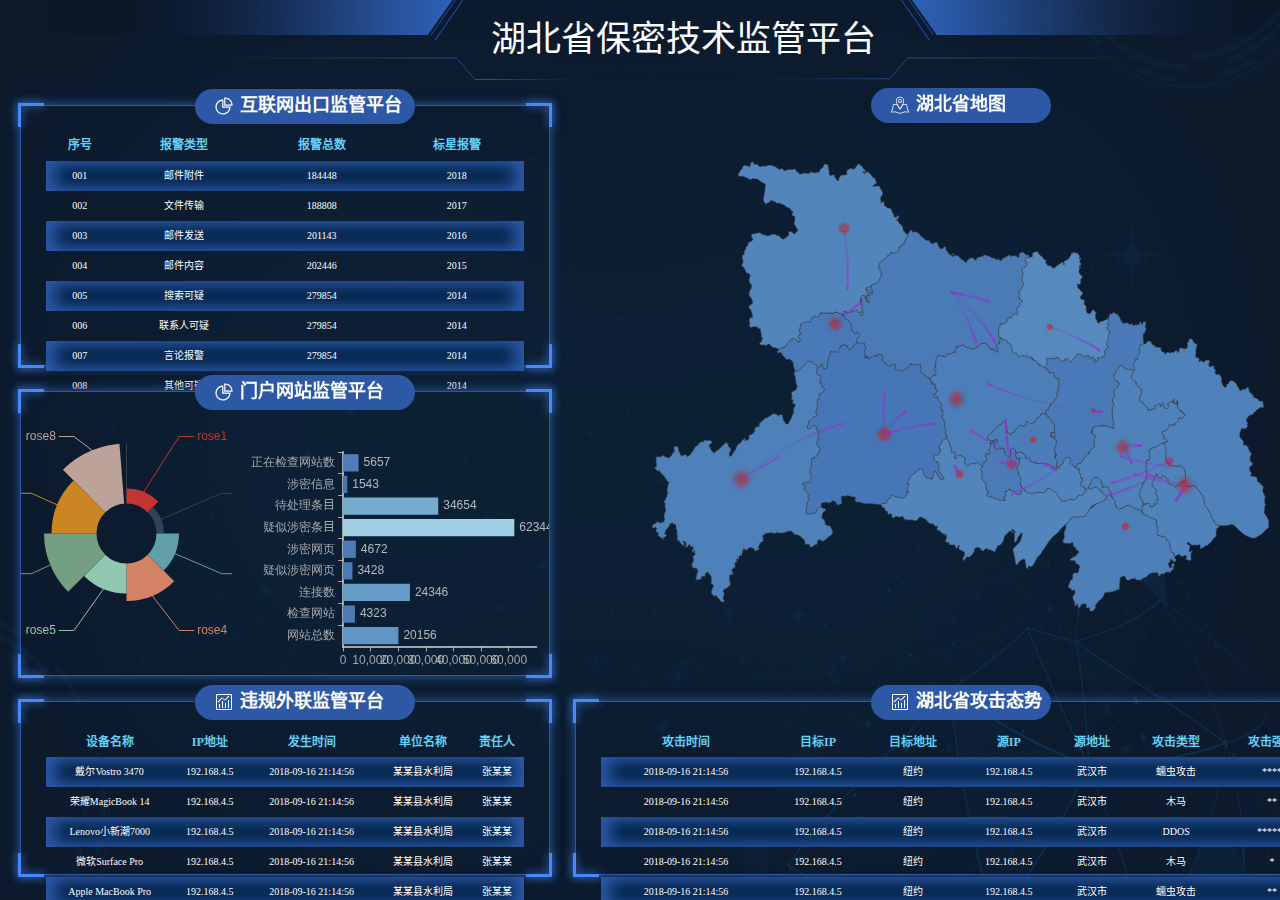
<file: src/main/webapp/WEB-INF/pages/index.html>
<!DOCTYPE html>
<html lang="zh-CN">
<head>
    <meta charset="utf-8">
    <!-- <meta http-equiv="X-UA-Compatible" content="IE=edge">
     <meta name="viewport" content="width=device-width, initial-scale=1">-->
    <title>湖北省保密技术监管平台</title>
    <link href="../../css/bootstrap.min.css" rel="stylesheet">
    <link rel="stylesheet" href="../../css/base.css">
    <link rel="stylesheet" href="../../css/index.css">
    <style>
        .t_title {
            width: 100%;
            height: 100%;
            text-align: center;
            font-size: 2.5em;
            line-height: 80px;
            color: #fff;
        }

        #chart_map {
            cursor: pointer;
        }

        .t_show {
            position: absolute;
            top: 0;
            right: 0;
            border-radius: 2px;
            background: #2C58A6;
            padding: 2px 5px;
            color: #fff;
            cursor: pointer;
        }
    </style>
</head>
<body>

<!--header-->
<div class="header">
    <div class="bg_header">
        <div class="header_nav fl t_title">
            湖北省保密技术监管平台
        </div>
    </div>
</div>

<!--main-->
<div id="backGround" class="data_content">
    <div class="data_main">
        <div class="main_left fl">
            <div class="left_1 t_btn6" style="cursor: pointer;height: calc(36% - 25px);">
                <!--左上边框-->
                <div class="t_line_box">
                    <i class="t_l_line"></i>
                    <i class="l_t_line"></i>
                </div>
                <!--右上边框-->
                <div class="t_line_box">
                    <i class="t_r_line"></i>
                    <i class="r_t_line"></i>
                </div>
                <!--左下边框-->
                <div class="t_line_box">
                    <i class="l_b_line"></i>
                    <i class="b_l_line"></i>
                </div>
                <!--右下边框-->
                <div class="t_line_box">
                    <i class="r_b_line"></i>
                    <i class="b_r_line"></i>
                </div>
                <div class="main_title">
                    <img src="../../img/t_1.png" alt="">
                    互联网出口监管平台
                </div>
                <div class="main_table" style="width: 100%;height: 100%;padding-top: 25px;
                padding-bottom: 25px;padding-left: 25px;padding-right: 25px">
                    <table>
                        <thead>
                        <tr>
                            <th>序号</th>
                            <th>报警类型</th>
                            <th>报警总数</th>
                            <th>标星报警</th>
                        </tr>
                        </thead>
                        <tbody>
                        <tr>
                            <td>001</td>
                            <td>邮件附件</td>
                            <td>184448</td>
                            <td>2018</td>
                        </tr>
                        <tr>
                            <td>002</td>
                            <td>文件传输</td>
                            <td>188808</td>
                            <td>2017</td>
                        </tr>
                        <tr>
                            <td>003</td>
                            <td>邮件发送</td>
                            <td>201143</td>
                            <td>2016</td>
                        </tr>
                        <tr>
                            <td>004</td>
                            <td>邮件内容</td>
                            <td>202446</td>
                            <td>2015</td>
                        </tr>
                        <tr>
                            <td>005</td>
                            <td>搜索可疑</td>
                            <td>279854</td>
                            <td>2014</td>
                        </tr>
                        <tr>
                            <td>006</td>
                            <td>联系人可疑</td>
                            <td>279854</td>
                            <td>2014</td>
                        </tr>
                        <tr>
                            <td>007</td>
                            <td>言论报警</td>
                            <td>279854</td>
                            <td>2014</td>
                        </tr>
                        <tr>
                            <td>008</td>
                            <td>其他可疑</td>
                            <td>279854</td>
                            <td>2014</td>
                        </tr>
                        </tbody>
                    </table>
                </div>
            </div>
            <div id="chart_container" class="left_1 t_btn6" style="cursor: pointer;height: calc(39% - 25px);">
                <!--左上边框-->
                <div class="t_line_box">
                    <i class="t_l_line"></i>
                    <i class="l_t_line"></i>
                </div>
                <!--右上边框-->
                <div class="t_line_box">
                    <i class="t_r_line"></i>
                    <i class="r_t_line"></i>
                </div>
                <!--左下边框-->
                <div class="t_line_box">
                    <i class="l_b_line"></i>
                    <i class="b_l_line"></i>
                </div>
                <!--右下边框-->
                <div class="t_line_box">
                    <i class="r_b_line"></i>
                    <i class="b_r_line"></i>
                </div>
                <div class="main_title">
                    <img src="../../img/t_1.png" alt="">
                    门户网站监管平台
                </div>
                <div id="chart1" style="width:40%;height: 100%;float: left;"></div>
                <div id="chart2" style="width:60%;height: 100%;float: left;"></div>
            </div>
            <div class="left_1 t_btn6" style="cursor: pointer;height: calc(25% - 25px);">
                <!--左上边框-->
                <div class="t_line_box">
                    <i class="t_l_line"></i>
                    <i class="l_t_line"></i>
                </div>
                <!--右上边框-->
                <div class="t_line_box">
                    <i class="t_r_line"></i>
                    <i class="r_t_line"></i>
                </div>
                <!--左下边框-->
                <div class="t_line_box">
                    <i class="l_b_line"></i>
                    <i class="b_l_line"></i>
                </div>
                <!--右下边框-->
                <div class="t_line_box">
                    <i class="r_b_line"></i>
                    <i class="b_r_line"></i>
                </div>
                <div class="main_title">
                    <img src="../../img/t_7.png" alt="">
                    违规外联监管平台
                </div>
                <div class="main_table" style="width: 100%;height: 100%;padding-top: 25px;
                padding-bottom: 25px;padding-left: 25px;padding-right: 25px">
                    <table>
                        <thead>
                        <tr>
                            <th>设备名称</th>
                            <th>IP地址</th>
                            <th>发生时间</th>
                            <th>单位名称</th>
                            <th>责任人</th>
                        </tr>
                        </thead>
                        <tbody>
                        <tr>
                            <td>戴尔Vostro 3470</td>
                            <td>192.168.4.5</td>
                            <td>2018-09-16 21:14:56</td>
                            <td>某某县水利局</td>
                            <td>张某某</td>
                        </tr>
                        <tr>
                            <td>荣耀MagicBook 14</td>
                            <td>192.168.4.5</td>
                            <td>2018-09-16 21:14:56</td>
                            <td>某某县水利局</td>
                            <td>张某某</td>
                        </tr>
                        <tr>
                            <td>Lenovo小新潮7000</td>
                            <td>192.168.4.5</td>
                            <td>2018-09-16 21:14:56</td>
                            <td>某某县水利局</td>
                            <td>张某某</td>
                        </tr>
                        <tr>
                            <td>微软Surface Pro</td>
                            <td>192.168.4.5</td>
                            <td>2018-09-16 21:14:56</td>
                            <td>某某县水利局</td>
                            <td>张某某</td>
                        </tr>
                        <tr>
                            <td>Apple MacBook Pro</td>
                            <td>192.168.4.5</td>
                            <td>2018-09-16 21:14:56</td>
                            <td>某某县水利局</td>
                            <td>张某某</td>
                        </tr>
                        </tbody>
                    </table>
                </div>
            </div>
        </div>
        <div class="main_center fl">
            <div class="center_text" style="height:calc(75% - 25px);">
                <div class="main_title">
                    <img src="../../img/t_2.png" alt="">
                    湖北省地图
                </div>
                <div id="map" style="width:100%;height:100%;"></div>
            </div>
            <div class="center_text" style="cursor: pointer;height:calc(25% - 25px);box-sizing: border-box;
                border: 1px solid #2C58A6;position: relative;box-shadow: 0 0 10px #2C58A6;">
                <!--左上边框-->
                <div class="t_line_box">
                    <i class="t_l_line"></i>
                    <i class="l_t_line"></i>
                </div>
                <!--右上边框-->
                <div class="t_line_box">
                    <i class="t_r_line"></i>
                    <i class="r_t_line"></i>
                </div>
                <!--左下边框-->
                <div class="t_line_box">
                    <i class="l_b_line"></i>
                    <i class="b_l_line"></i>
                </div>
                <!--右下边框-->
                <div class="t_line_box">
                    <i class="r_b_line"></i>
                    <i class="b_r_line"></i>
                </div>
                <div class="main_title">
                    <img src="../../img/t_7.png" alt="">
                    湖北省攻击态势
                </div>
                <div class="main_table" style="width: 100%;height: 100%;padding-top: 25px;
                padding-bottom: 25px;padding-left: 25px;padding-right: 25px">
                    <table>
                        <thead>
                        <tr>
                            <th>攻击时间</th>
                            <th>目标IP</th>
                            <th>目标地址</th>
                            <th>源IP</th>
                            <th>源地址</th>
                            <th>攻击类型</th>
                            <th>攻击强度</th>
                        </tr>
                        </thead>
                        <tbody>
                        <tr>
                            <td>2018-09-16 21:14:56</td>
                            <td>192.168.4.5</td>
                            <td>纽约</td>
                            <td>192.168.4.5</td>
                            <td>武汉市</td>
                            <td>蠕虫攻击</td>
                            <td>****</td>
                        </tr>
                        <tr>
                            <td>2018-09-16 21:14:56</td>
                            <td>192.168.4.5</td>
                            <td>纽约</td>
                            <td>192.168.4.5</td>
                            <td>武汉市</td>
                            <td>木马</td>
                            <td>**</td>
                        </tr>
                        <tr>
                            <td>2018-09-16 21:14:56</td>
                            <td>192.168.4.5</td>
                            <td>纽约</td>
                            <td>192.168.4.5</td>
                            <td>武汉市</td>
                            <td>DDOS</td>
                            <td>******</td>
                        </tr>
                        <tr>
                            <td>2018-09-16 21:14:56</td>
                            <td>192.168.4.5</td>
                            <td>纽约</td>
                            <td>192.168.4.5</td>
                            <td>武汉市</td>
                            <td>木马</td>
                            <td>*</td>
                        </tr>
                        <tr>
                            <td>2018-09-16 21:14:56</td>
                            <td>192.168.4.5</td>
                            <td>纽约</td>
                            <td>192.168.4.5</td>
                            <td>武汉市</td>
                            <td>蠕虫攻击</td>
                            <td>**</td>
                        </tr>
                        </tbody>
                    </table>
                </div>
            </div>
        </div>
    </div>
</div>

</body>
<script src="../../js/jquery-2.2.1.min.js"></script>
<script src="../../js/echarts.min.js"></script>
<script src="../../js/china.js"></script>
<script src="../../js/chinaprovince.js"></script>
<script src="../../js/base.js"></script>
<script src="../../js/bootstrap.min.js"></script>
</html>
</file>
<file: src/main/webapp/css/base.css>
*{
    margin: 0;
    padding: 0;
    font-family: PingFangSC-Light, 微软雅黑;
}
body,html{
    width: 100%;
    height: auto;
    color:#333;
    /* overflow: hidden;*/
    background: url('../img/true.png') no-repeat;
    background-size: 100% 100%;
}
/*各浏览器显示不同，去掉蓝色边框*/
fieldset, img, input, button {
    border: none;
    padding: 0;
    margin: 0;
    outline-style: none;
}
img {
    border: 0;
    vertical-align: middle;
}
ul, li {
    list-style: none;
}
a {
    text-decoration: none;
    cursor: pointer;
}
/*清除浮动*/
.clear-both:before, .clear-both:after {
    display: table;
    content: "";
    -webkit-box-sizing: border-box;
    -moz-box-sizing: border-box;
    box-sizing: border-box;
    clear: both;
}
.clearfix {
    *zoom: 1; /*IE/7/6*/
}
.fl{
    float: left;
}
.fr{
    float: right;
}

/*header开始*/
.header{
    width: 100%;
    height: 80px;
    padding:0 20px;
    min-width: 1366px;
}
.bg_header{
    width: 100%;
    height: 80px;
    background: url(../img/title.png) no-repeat;
    background-size: 100% 100%;
}
.header>.header_logo{
    padding:18px 10px 10px 0px;
}
.header>.header_logo>a{
    display: block;
}
.header>.header_logo>a>img{
    width:260px;
}

.header>.header_nav{
    margin-left: 20px;
}
.header>.header_nav>ul>li{
    float: left;
    margin-right: 6px;
    position: relative;
}
.header>.header_nav>ul>li>a{
    display: block;
    height: 80px;
    padding:0 10px 0 30px;
    line-height: 80px;
    color:#fff;
}
.header>.header_nav>ul>li>a:hover{
    border-bottom: 4px solid #4b8df8;
}
.header>.header_nav>ul>li>img{
    float: left;
    position: absolute;
    top: 33px;
    left:10px;
}
.header>.header_nav>ul>li>a.nav_current{
    border-bottom: 4px solid #4b8df8;
}

.header>.header_myself{
    width: 90px;
    text-align: center;
}
.header>.header_myself>p{
    color:#fff;
    font-size: 13px;
    margin-top: 15px;
}
.header>.header_myself>a{
    color:#fff;
    font-size: 13px;
}

/*content 开始*/

.content{
    margin: 20px;
    width: calc(100% - 40px);
    min-width: 1366px;
}
.content>.content_title{
    width: 100%;
    height: 35px;
    line-height: 35px;
    background-color: #4b8df8;
    box-sizing: border-box;
    margin-bottom: 20px;
}
.content>.content_title>p{
    color:#fff;
    font-size: 16px;
    font-weight: 600;
}
.content>.content_title>img{
    margin: 10px 10px 0px 10px;
}
.content>.content_main{
    min-width: 1366px;
}
.content>.content_main>.content_search>div{
    margin-right: 25px;
}
.content>.content_main>.content_search>div>label{
    width: 80px;
    text-align: right;
}
.content>.content_main>.content_search>div>select,
.content>.content_main>.content_search>div>input
{
    width: 200px;
}
.content>.content_main>.content_table{
    margin-top: 30px;
}
.content>.content_main>.content_table>table{
    margin-top: 15px;
}
.content>.content_main>.content_table>table th:nth-child(1),
.content>.content_main>.content_table>table td:nth-child(1){
    width: 50px;
    text-align: center;
}

.content>.content_main>.content_page>span {
    font-size: 12.8px;
    margin-top: 7px;
}
.content>.content_main>.content_page>select{
    width: 70px;
    margin-right: 10px;
}
/*content 结束*/
</file>
<file: src/main/webapp/css/index.css>
.data_content {
    overflow-x: hidden;
    overflow-y: hidden;
    min-width: 1366px;
    height: 100px;
    padding-top: 0px;
    padding-bottom: 0px;
}

.data_content .data_time {
    width: 340px;
    height: 35px;
    background-color: #2C58A6;
    line-height: 35px;
    color: #fff;
    font-size: 12.8px;
    position: relative;
    margin-bottom: 25px;
    margin-left: 20px;
    text-align: center;
}

.data_content .data_time img {
    position: absolute;
    top: 8px;
    left: 15px;
}

.data_content .data_info {
    width: calc(100% - 40px);
    margin-bottom: 40px;
    height: 110px;
    margin-left: 20px;
}

.data_content .data_info .info_1 {
    width: 40%;
    height: 110px;
}

.data_content .data_info .info_1 > .text_1 {
    width: calc(100% - 25px);
    background-color: #034c6a;
    height: 110px;
}

.data_content .data_info .info_2 {
    width: 31%;
    height: 110px;
}

.data_content .data_info .info_2 > .text_2 {
    width: calc(100% - 25px);
    background-color: #034c6a;
    height: 110px;
}

.data_content .data_info .info_3 {
    width: 29%;
    height: 110px;
}

.data_content .data_info .info_3 > .text_3 {
    width: 100%;
    background-color: #034c6a;
    height: 110px;

}

.data_content .data_info > div.info_1 > .text_1 > div {
    width: 33.333%;
    position: relative;
}

.data_content .data_info > div.info_2 > div > div,
.data_content .data_info > div.info_3 > div > div {
    width: 50%;
    position: relative;
}

.data_content .data_info img {
    position: absolute;
    top: 35px;
    left: 15px;
}

.data_content .data_info > div > div > div > div {
    margin-left: 65px;
    margin-top: 23px;
}

.data_content .data_info > div.info_2 > div > div > div {
    margin-left: 70px;
    margin-top: 23px;
}

.data_content .data_info p:nth-child(1) {
    color: #fff;
    font-size: 12.8px;
}

.data_content .data_info p:nth-child(2) {
    font-weight: 600;
    font-size: 28px;
    color: #ffff43;
}

.data_content .data_info > div.info_2 p:nth-child(2) {
    font-weight: 600;
    font-size: 28px;
    color: #25f3e6;
}

.data_content .data_info > div.info_3 p:nth-child(2) {
    font-weight: 600;
    font-size: 28px;
    color: #ff4e4e;
}

.data_content .data_main {
    width: calc(100% - 40px);
    /*margin-bottom: 20px;*/
    height: 100%;
    margin-left: 20px;
}

.data_content .data_main .main_left {
    width: 40%;
    height: 100%;
    padding-bottom: 25px;
}

.data_content .data_main .main_left > div {
    width: 100%;
    /*height: 280px;*/
    box-sizing: border-box;
    border: 1px solid #2C58A6;
    position: relative;
    box-shadow: 0 0 10px #2C58A6;
}

.data_content .data_main .main_left div.left_1 {
    /*margin-bottom: 30px;*/
    margin-top: 25px;
    /*padding-top: 25px;*/
}

.data_content .data_main .main_left div.left_2 {
    /*background: url("../img/chart_2.png") no-repeat center;*/
}

.data_content .data_main .main_left div .main_title {
    width: 220px;
    height: 35px;
    line-height: 33px;
    background-color: #2C58A6;
    border-radius: 18px;
    position: absolute;
    top: -17px;
    left: 50%;
    margin-left: -90px;
    color: #fff;
    font-size: 18px;
    font-weight: 600;
    box-sizing: border-box;
    padding-left: 45px;
    z-index: 1000;
}

.data_content .data_main .main_left div .main_title img {
    position: absolute;
    top: 8px;
    left: 20px;
}

.data_content .data_main .main_center {
    width: 60%;
    height: 100%;
    padding-bottom: 25px;
    /*height: 500px;*/

}

.data_content .data_main .main_center .center_text {
    width: calc(100% - 25px);
    /*height: 100%;*/
    margin-left: 25px;
    margin-top: 25px;
    /*margin-right: 25px;*/
    box-sizing: border-box;
    /*border: 1px solid #2C58A6;*/
    /*box-shadow: 0px 0px 6px #2C58A6;*/
    position: relative;
}

.l_t_line {
    width: 3px;
    height: 24px;
    left: -3px;
    top: -3px;
}

.t_l_line {
    height: 3px;
    width: 26px;
    left: -3px;
    top: -3px;
}

.t_line_box {
    position: absolute;
    width: 100%;
    height: 100%;
}

.t_line_box i {
    background-color: #4788fb;
    box-shadow: 0px 0px 10px #4788fb;
    position: absolute;
}

.t_r_line {
    height: 3px;
    width: 26px;
    right: -3px;
    top: -3px;
}

.r_t_line {
    width: 3px;
    height: 24px;
    right: -3px;
    top: -3px;
}

.l_b_line {
    width: 3px;
    height: 24px;
    left: -3px;
    bottom: -3px;
}

.b_l_line {
    height: 3px;
    width: 26px;
    left: -3px;
    bottom: -3px;
}

.r_b_line {
    width: 3px;
    height: 24px;
    right: -3px;
    bottom: -3px;
}

.b_r_line {
    height: 3px;
    width: 26px;
    right: -3px;
    bottom: -3px;
}

.data_content .data_main .main_center .main_title {
    width: 180px;
    height: 35px;
    line-height: 33px;
    background-color: #2C58A6;
    border-radius: 18px;
    position: absolute;
    top: -17px;
    left: 50%;
    margin-left: -90px;
    color: #fff;
    font-size: 18px;
    font-weight: 600;
    box-sizing: border-box;
    padding-left: 45px;
    z-index: 1000;
}

.data_content .data_main .main_center .main_title img {
    position: absolute;
    top: 8px;
    left: 20px;
}

.data_content .data_main .main_right {
    width: 34%;
}

.data_content .data_main .main_right > div {
    width: 100%;
    height: 280px;
    box-sizing: border-box;
    border: 1px solid #2C58A6;
    position: relative;
    box-shadow: 0 0 10px #2C58A6;
}

.data_content .data_main .main_right div.right_1 .choice {
    position: absolute;
    top: 25px;
    right: 30px;
    z-index: 1000;
}

.data_content .data_main .main_right div.right_1 .choice label {
    color: #fff;
}

.data_content .data_main .main_right div.right_2 {
    /*background: url("../img/chart_4.png") no-repeat center;*/
}

.data_content .data_main .main_right div.right_2 .chart_text {
    width: 18%;
    color: #fff;
    text-align: center;
    margin-top: 12px;
}

.data_content .data_main .main_right div.right_2 .chart_text p {
    margin-top: 21px;
}

.data_content .data_main .main_right div.right_2 .chart_text p img {
    margin-right: 5px;
    margin-top: -4px;
}

.data_content .data_main .main_right div.right_2 .chart_text p:nth-child(1) {
    font-size: 14px;
    font-weight: 600;
}

.data_content .data_main .main_right div.right_2 .text_sum {
    text-align: center;
    color: #ffff43;
    font-weight: 600;
}

.data_content .data_main .main_right div.right_2 .text_sum div:nth-child(2) {
    font-size: 18px;
    font-weight: 600;
}

.data_content .data_main .main_right div:nth-child(1) {
    margin-bottom: 50px;
}

.data_content .data_main .main_right div .main_title {
    width: 180px;
    height: 35px;
    line-height: 33px;
    background-color: #2C58A6;
    border-radius: 18px;
    position: absolute;
    top: -17px;
    left: 50%;
    margin-left: -90px;
    color: #fff;
    font-size: 18px;
    font-weight: 600;
    box-sizing: border-box;
    padding-left: 45px;
}

.data_content .data_main .main_right div .main_title img {
    position: absolute;
    top: 8px;
    left: 20px;
}

.data_content .data_bottom {
    width: calc(100% - 40px);
    height: 280px;
    margin-left: 20px;
}

.data_content .data_bottom div {

}

.data_content .data_bottom .bottom_1 {
    width: 24%;
    height: 280px;
    position: relative;
    box-sizing: border-box;
    border: 1px solid #2C58A6;
    box-shadow: 0 0 10px #2C58A6;
}

.data_content .data_bottom .bottom_center {
    width: 52%;
    height: 280px;
}

.data_content .data_bottom .bottom_2 {
    width: calc(50% - 35px);
    height: 280px;
    position: relative;
    box-sizing: border-box;
    border: 1px solid #2C58A6;
    margin-left: 25px;
    box-shadow: 0 0 10px #2C58A6;
}

.data_content .data_bottom .bottom_3 {
    width: calc(50% - 40px);
    height: 280px;
    position: relative;
    box-sizing: border-box;
    border: 1px solid #2C58A6;
    margin-left: 25px;
    box-shadow: 0 0 10px #2C58A6;
}

.data_content .data_bottom .bottom_4 {
    width: 24%;
    height: 280px;
    position: relative;
    box-sizing: border-box;
    border: 1px solid #2C58A6;
    box-shadow: 0 0 10px #2C58A6;
}

.data_content .data_bottom div .main_title {
    width: 220px;
    height: 35px;
    line-height: 33px;
    background-color: #2C58A6;
    border-radius: 18px;
    position: absolute;
    top: -17px;
    left: 50%;
    margin-left: -110px;
    color: #fff;
    font-size: 18px;
    font-weight: 600;
    box-sizing: border-box;
    padding-left: 45px;
}

.data_content .data_bottom div .main_title img {
    position: absolute;
    top: 8px;
    left: 20px;
}

.main_table tr {
    height: 30px;
}

.main_table {
    width: 100%;
    /*margin-top: 25px;*/
}

.main_table table {
    width: 100%;
}

.main_table thead tr {
    height: 30px;
}

.main_table th {
    font-size: 12px;
    font-weight: 600;
    color: #61d2f7;
    text-align: center;
}

.main_table th:nth-child(1) {

}

.main_table th:nth-child(2) {

}

.main_table td {
    color: #fff;
    font-size: 10px;
    text-align: center;
}

.main_table tbody tr:nth-child(1),
.main_table tbody tr:nth-child(3),
.main_table tbody tr:nth-child(5),
.main_table tbody tr:nth-child(7){
    background-color: #072951;
    box-shadow: -10px 0px 15px #2C58A6 inset, /*左边阴影*/ 10px 0px 15px #2C58A6 inset; /*右边阴影*/
}

.t_btn8, .t_btn2, .t_btn3 {
    position: relative;
    z-index: 100;
    cursor: pointer;
}
</file>
